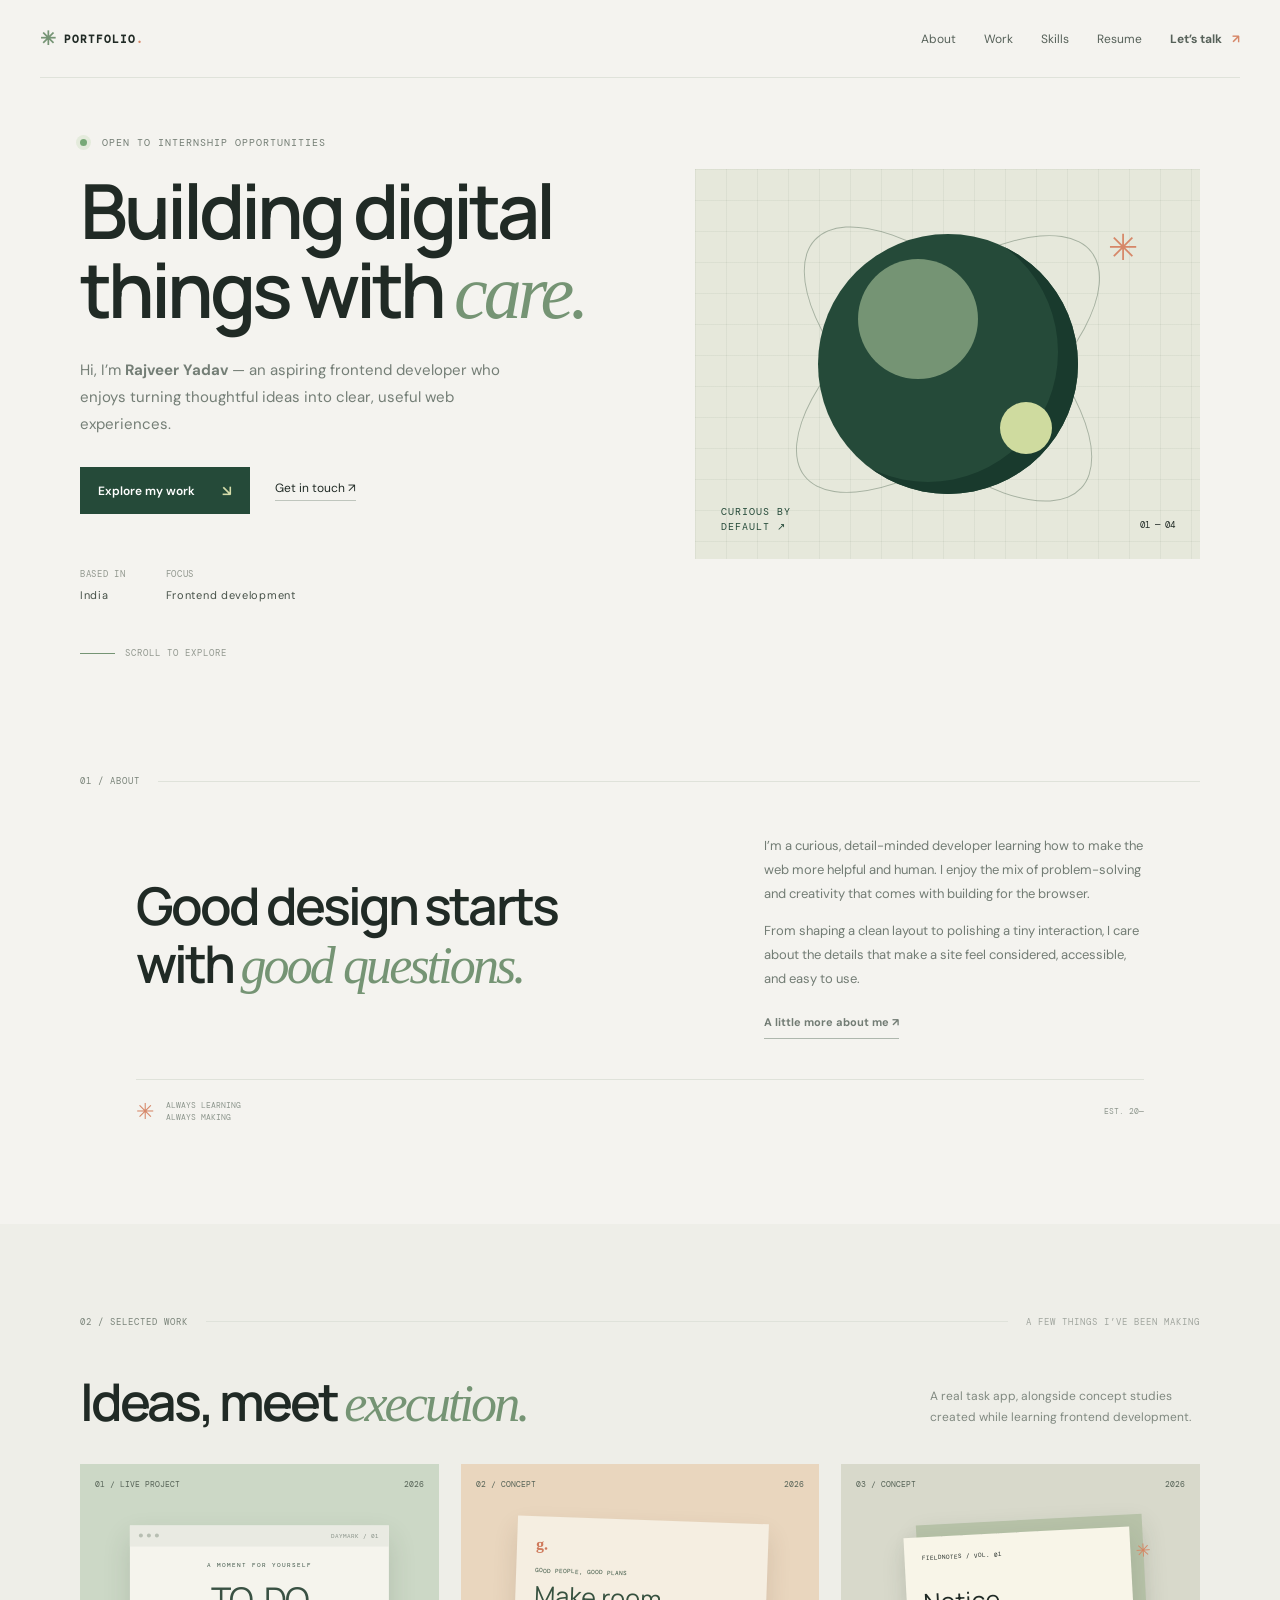
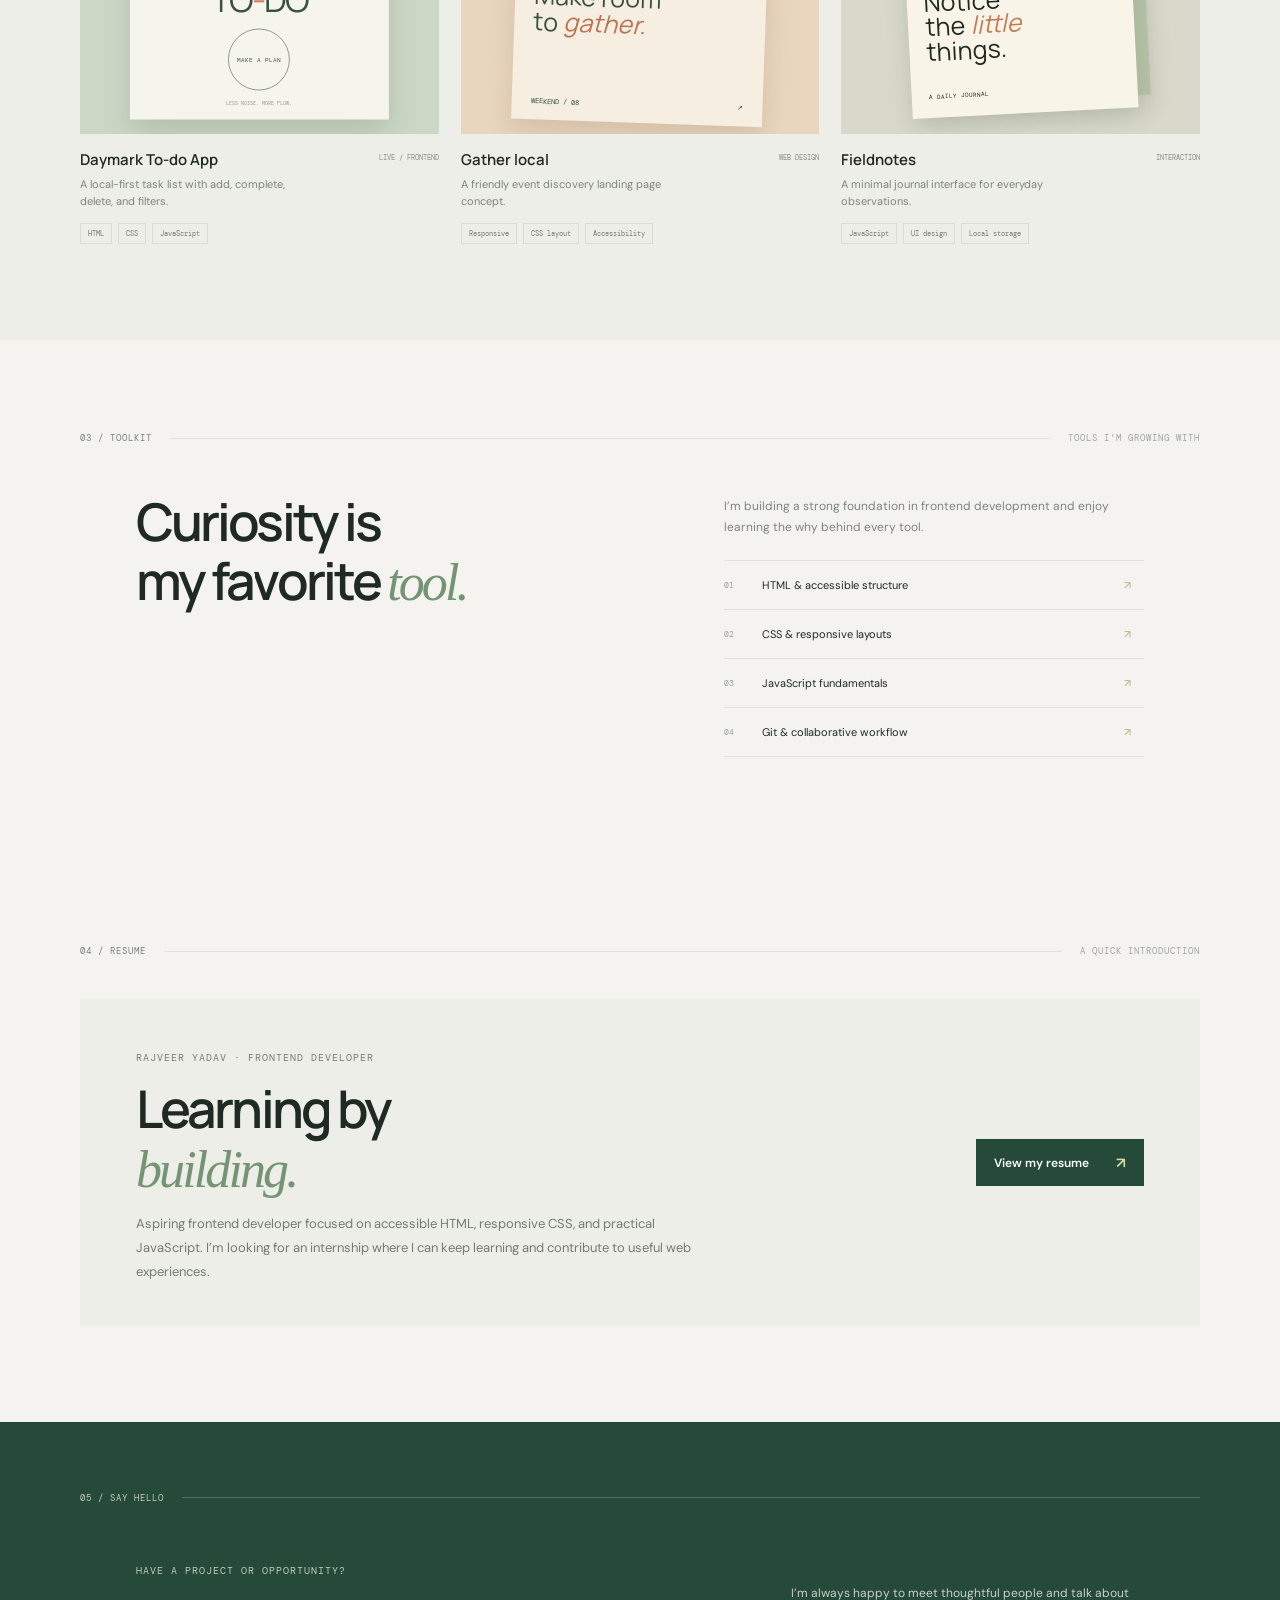
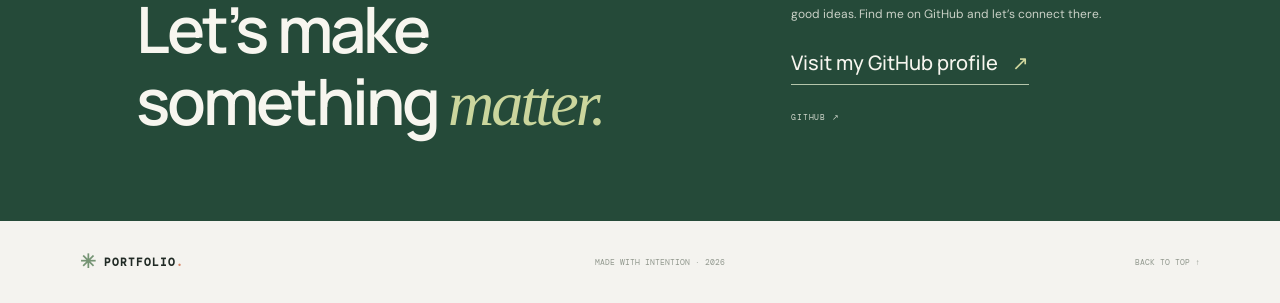
<file: index.html>
<!doctype html>
<html lang="en">
<head>
  <meta charset="utf-8">
  <meta name="viewport" content="width=device-width, initial-scale=1">
  <meta name="theme-color" content="#f4f3ef">
  <meta name="description" content="Rajveer Yadav's frontend development portfolio, selected projects, skills, and resume.">
  <title>Rajveer Yadav — Frontend Developer</title>
  <link rel="preconnect" href="https://fonts.googleapis.com">
  <link rel="preconnect" href="https://fonts.gstatic.com" crossorigin>
  <link href="https://fonts.googleapis.com/css2?family=DM+Mono:wght@400;500&family=DM+Sans:wght@400;500;600;700&family=Manrope:wght@400;500;600;700;800&display=swap" rel="stylesheet">
  <link rel="stylesheet" href="style.css">
  <script src="script.js" defer></script>
</head>
<body>
  <header class="site-header">
    <a class="wordmark" href="#home" aria-label="Portfolio home"><span class="wordmark-icon">✳</span> PORTFOLIO<span class="wordmark-dot">.</span></a>
    <button class="menu-toggle" aria-label="Open navigation" aria-expanded="false" aria-controls="site-nav"><span></span><span></span></button>
    <nav class="site-nav" id="site-nav" aria-label="Main navigation">
      <a href="#about">About</a><a href="#work">Work</a><a href="#skills">Skills</a><a href="#resume">Resume</a><a href="#contact" class="nav-contact">Let’s talk <span aria-hidden="true">↗</span></a>
    </nav>
  </header>
  <main>
    <section class="hero section-wrap" id="home">
      <div class="hero-copy">
        <p class="eyebrow"><span class="availability-dot"></span> OPEN TO INTERNSHIP OPPORTUNITIES</p>
        <h1>Building digital<br>things with <em>care.</em></h1>
        <p class="hero-intro">Hi, I’m <strong>Rajveer Yadav</strong> — an aspiring frontend developer who enjoys turning thoughtful ideas into clear, useful web experiences.</p>
        <div class="hero-actions"><a class="button button-dark" href="#work">Explore my work <span aria-hidden="true">↘</span></a><a class="text-link" href="#contact">Get in touch <span aria-hidden="true">↗</span></a></div>
        <div class="hero-meta"><span>BASED IN <strong>India</strong></span><span>FOCUS <strong>Frontend development</strong></span></div>
      </div>
      <div class="hero-art" aria-label="Abstract green and cream geometric illustration" role="img"><div class="art-grid"></div><div class="art-orbit orbit-one"></div><div class="art-orbit orbit-two"></div><div class="art-disc"></div><div class="art-sun">✳</div><div class="art-caption">CURIOUS BY<br>DEFAULT <span>↗</span></div><div class="art-index">01 — 04</div></div>
      <a class="scroll-note" href="#about"><span class="scroll-line"></span> SCROLL TO EXPLORE</a>
    </section>
    <section class="about section-wrap section-pad" id="about">
      <div class="section-label"><span>01 / ABOUT</span><span class="label-rule"></span></div>
      <div class="about-content"><h2>Good design starts<br>with <em>good questions.</em></h2><div class="about-text"><p>I’m a curious, detail-minded developer learning how to make the web more helpful and human. I enjoy the mix of problem-solving and creativity that comes with building for the browser.</p><p>From shaping a clean layout to polishing a tiny interaction, I care about the details that make a site feel considered, accessible, and easy to use.</p><a href="#contact" class="underlined-link">A little more about me <span>↗</span></a></div></div>
      <div class="about-note"><span class="note-star">✳</span><span>ALWAYS LEARNING<br>ALWAYS MAKING</span><span class="note-year">EST. 20—</span></div>
    </section>
    <section class="work-section section-pad" id="work"><div class="section-wrap">
      <div class="section-label"><span>02 / SELECTED WORK</span><span class="label-rule"></span><span class="section-side-note">A FEW THINGS I’VE BEEN MAKING</span></div>
      <div class="work-heading"><h2>Ideas, meet <em>execution.</em></h2><p>A real task app, alongside concept studies created while learning frontend development.</p></div>
      <div class="project-grid">
        <article class="project-card"><a class="project-visual visual-one" href="https://rajveeryadav2007602-sketch.github.io/internship-task-2-todo-app/" target="_blank" rel="noreferrer" aria-label="Open the Daymark To-do app"><div class="visual-top"><span>01 / LIVE PROJECT</span><span>2026</span></div><div class="focus-window"><div class="focus-window-top"><i></i><i></i><i></i><span>DAYMARK / 01</span></div><div class="focus-main"><div class="focus-label">A MOMENT FOR YOURSELF</div><div class="focus-time">TO<span>‑</span>DO</div><div class="focus-ring"><span>MAKE A PLAN</span></div><div class="focus-bottom">LESS NOISE. MORE FLOW.</div></div></div><span class="visual-arrow">↗</span></a><div class="project-info"><div><h3>Daymark To-do App</h3><p>A local-first task list with add, complete, delete, and filters.</p></div><span class="project-type">LIVE / FRONTEND</span></div><div class="tag-row"><span>HTML</span><span>CSS</span><span>JavaScript</span></div></article>
        <article class="project-card"><a class="project-visual visual-two" href="#contact" aria-label="Discuss the Gather events concept"><div class="visual-top"><span>02 / CONCEPT</span><span>2026</span></div><div class="gather-card"><div class="gather-mark">g.</div><div class="gather-kicker">GOOD PEOPLE, GOOD PLANS</div><div class="gather-title">Make room<br>to <em>gather.</em></div><div class="gather-bottom"><span>WEEKEND / 08</span><span>↗</span></div></div><span class="visual-arrow">↗</span></a><div class="project-info"><div><h3>Gather local</h3><p>A friendly event discovery landing page concept.</p></div><span class="project-type">WEB DESIGN</span></div><div class="tag-row"><span>Responsive</span><span>CSS layout</span><span>Accessibility</span></div></article>
        <article class="project-card"><a class="project-visual visual-three" href="#contact" aria-label="Discuss the Fieldnotes journal concept"><div class="visual-top"><span>03 / CONCEPT</span><span>2026</span></div><div class="notes-stack"><div class="note-card note-back">A COLLECTION OF SMALL THINGS</div><div class="note-card note-front"><span class="note-card-kicker">FIELDNOTES / VOL. 01</span><span class="note-card-title">Notice<br>the <em>little</em><br>things.</span><span class="note-card-foot">A DAILY JOURNAL</span></div><span class="note-spark">✳</span></div><span class="visual-arrow">↗</span></a><div class="project-info"><div><h3>Fieldnotes</h3><p>A minimal journal interface for everyday observations.</p></div><span class="project-type">INTERACTION</span></div><div class="tag-row"><span>JavaScript</span><span>UI design</span><span>Local storage</span></div></article>
      </div>
    </div></section>
    <section class="skills section-wrap section-pad" id="skills">
      <div class="section-label"><span>03 / TOOLKIT</span><span class="label-rule"></span><span class="section-side-note">TOOLS I’M GROWING WITH</span></div>
      <div class="skills-layout"><h2>Curiosity is<br>my favorite <em>tool.</em></h2><div class="skills-content"><p>I’m building a strong foundation in frontend development and enjoy learning the why behind every tool.</p><div class="skill-list"><div><span class="skill-num">01</span><span>HTML & accessible structure</span><span class="skill-symbol">↗</span></div><div><span class="skill-num">02</span><span>CSS & responsive layouts</span><span class="skill-symbol">↗</span></div><div><span class="skill-num">03</span><span>JavaScript fundamentals</span><span class="skill-symbol">↗</span></div><div><span class="skill-num">04</span><span>Git & collaborative workflow</span><span class="skill-symbol">↗</span></div></div></div></div>
    </section>
    <section class="resume-section section-wrap section-pad" id="resume"><div class="section-label"><span>04 / RESUME</span><span class="label-rule"></span><span class="section-side-note">A QUICK INTRODUCTION</span></div><div class="resume-card"><div><p class="eyebrow">RAJVEER YADAV · FRONTEND DEVELOPER</p><h2>Learning by<br><em>building.</em></h2><p class="resume-copy">Aspiring frontend developer focused on accessible HTML, responsive CSS, and practical JavaScript. I’m looking for an internship where I can keep learning and contribute to useful web experiences.</p></div><a class="button button-dark" href="resume.html">View my resume <span aria-hidden="true">↗</span></a></div></section>
    <section class="contact-section" id="contact"><div class="contact-inner section-wrap"><div class="section-label"><span>05 / SAY HELLO</span><span class="label-rule"></span></div><div class="contact-layout"><div><p class="eyebrow">HAVE A PROJECT OR OPPORTUNITY?</p><h2>Let’s make<br>something <em>matter.</em></h2></div><div class="contact-details"><p>I’m always happy to meet thoughtful people and talk about good ideas. Find me on GitHub and let’s connect there.</p><a class="contact-email" href="https://github.com/rajveeryadav2007602-sketch" target="_blank" rel="noreferrer">Visit my GitHub profile <span>↗</span></a><div class="social-links"><a href="https://github.com/rajveeryadav2007602-sketch" target="_blank" rel="noreferrer">GITHUB ↗</a></div></div></div></div></section>
  </main>
  <footer class="site-footer section-wrap"><a class="wordmark" href="#home"><span class="wordmark-icon">✳</span> PORTFOLIO<span class="wordmark-dot">.</span></a><span>MADE WITH INTENTION · <span id="year">2026</span></span><a class="back-top" href="#home">BACK TO TOP ↑</a></footer>
</body>
</html>
</file>
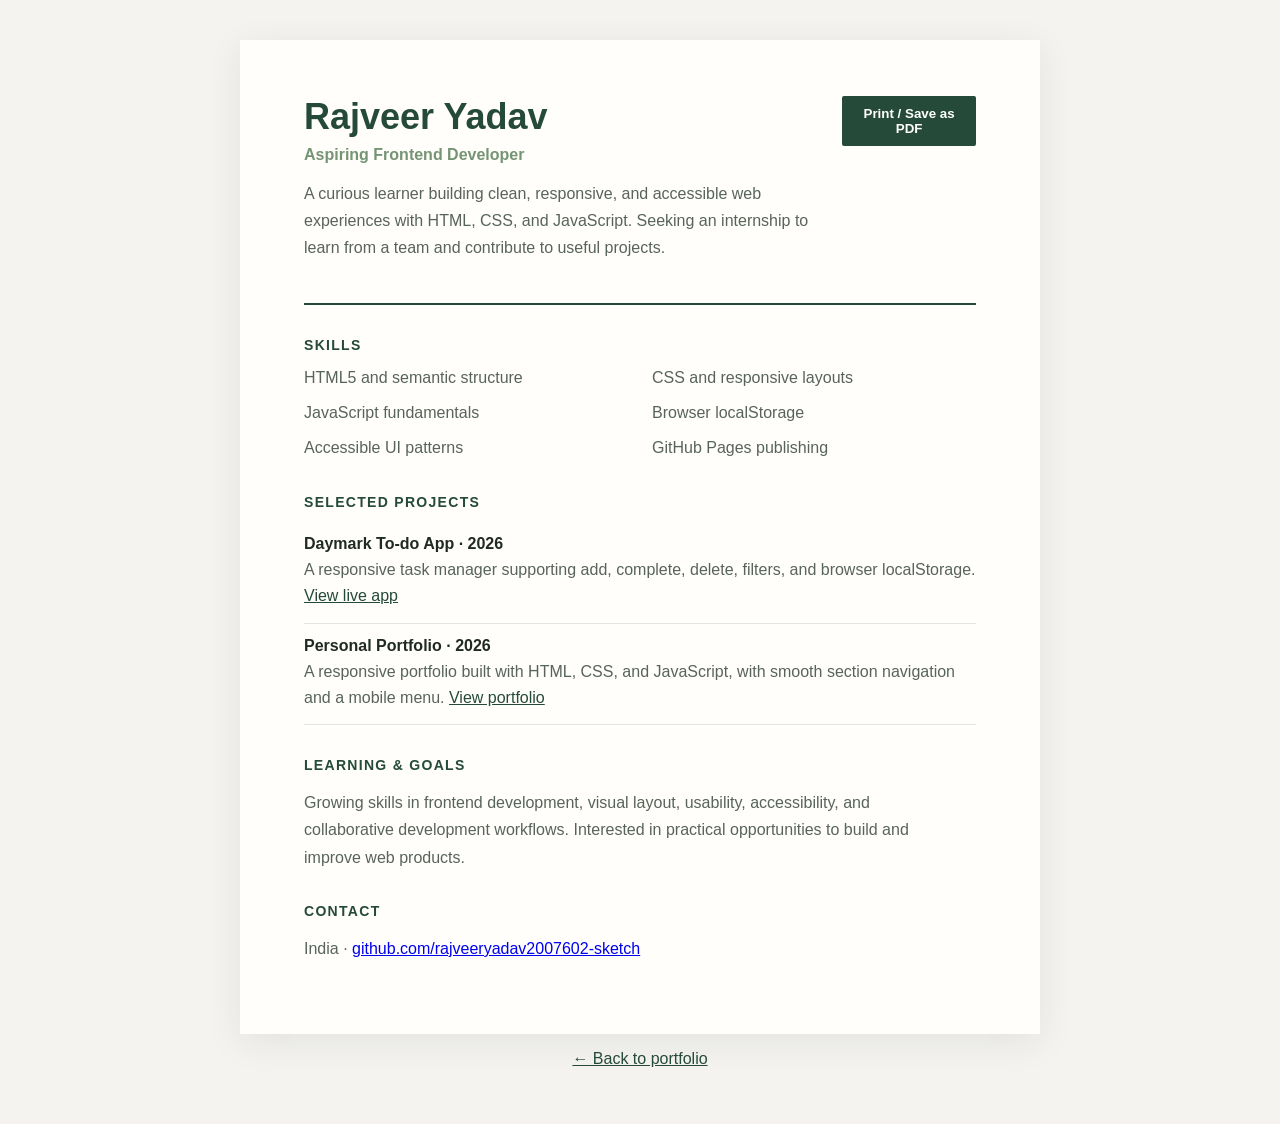
<file: resume.html>
<!doctype html>
<html lang="en"><head><meta charset="utf-8"><meta name="viewport" content="width=device-width, initial-scale=1"><meta name="theme-color" content="#f4f3ef"><title>Resume — Rajveer Yadav</title><style>:root{font-family:Arial,sans-serif;color:#202a25;background:#f4f3ef}*{box-sizing:border-box}body{margin:0;padding:40px 18px}.resume{max-width:800px;margin:auto;padding:56px 64px;background:#fffefa;box-shadow:0 8px 34px #202a2514}.top{display:flex;justify-content:space-between;align-items:flex-start;border-bottom:2px solid #254a39;padding-bottom:25px}h1{margin:0;color:#254a39;font-size:36px}h2{margin:32px 0 12px;color:#254a39;font-size:14px;letter-spacing:1.3px;text-transform:uppercase}.role{margin:8px 0;color:#759474;font-weight:bold}.intro{max-width:630px;color:#58645b;line-height:1.7}.skills{display:grid;grid-template-columns:1fr 1fr;gap:9px 24px}.skills p,.project p{margin:0;color:#58645b;line-height:1.65}.project{padding:13px 0;border-bottom:1px solid #e3e6df}.project strong{display:block;margin-bottom:4px}.project a{color:#254a39}.button{padding:10px 15px;background:#254a39;color:white;border:0;border-radius:2px;font-weight:bold;cursor:pointer}.back{display:block;max-width:800px;margin:16px auto;text-align:center;color:#254a39}.back a{color:inherit}@media(max-width:560px){body{padding:14px}.resume{padding:30px 22px}.top{gap:14px}h1{font-size:28px}.skills{grid-template-columns:1fr}}@media print{body{padding:0;background:white}.resume{max-width:none;padding:20mm 17mm;box-shadow:none}.button,.back{display:none}h2{break-after:avoid}.project{break-inside:avoid}}</style></head>
<body><main class="resume"><header class="top"><div><h1>Rajveer Yadav</h1><p class="role">Aspiring Frontend Developer</p><p class="intro">A curious learner building clean, responsive, and accessible web experiences with HTML, CSS, and JavaScript. Seeking an internship to learn from a team and contribute to useful projects.</p></div><button class="button" onclick="window.print()">Print / Save as PDF</button></header>
<section><h2>Skills</h2><div class="skills"><p>HTML5 and semantic structure</p><p>CSS and responsive layouts</p><p>JavaScript fundamentals</p><p>Browser localStorage</p><p>Accessible UI patterns</p><p>GitHub Pages publishing</p></div></section>
<section><h2>Selected Projects</h2><article class="project"><strong>Daymark To-do App · 2026</strong><p>A responsive task manager supporting add, complete, delete, filters, and browser localStorage. <a href="https://rajveeryadav2007602-sketch.github.io/internship-task-2-todo-app/">View live app</a></p></article><article class="project"><strong>Personal Portfolio · 2026</strong><p>A responsive portfolio built with HTML, CSS, and JavaScript, with smooth section navigation and a mobile menu. <a href="https://rajveeryadav2007602-sketch.github.io/internship-task-3-portfolio/">View portfolio</a></p></article></section>
<section><h2>Learning & Goals</h2><p class="intro">Growing skills in frontend development, visual layout, usability, accessibility, and collaborative development workflows. Interested in practical opportunities to build and improve web products.</p></section>
<section><h2>Contact</h2><p class="intro">India · <a href="https://github.com/rajveeryadav2007602-sketch">github.com/rajveeryadav2007602-sketch</a></p></section></main><p class="back"><a href="index.html">← Back to portfolio</a></p></body></html>
</file>
<file: style.css>
:root{--ink:#202a25;--forest:#254a39;--leaf:#759474;--cream:#f4f3ef;--paper:#fffefa;--rule:#dfe2da;--coral:#d68768;font-family:"DM Sans",sans-serif;scroll-behavior:smooth;scroll-padding-top:84px}*{box-sizing:border-box}body{margin:0;background:var(--cream);color:var(--ink)}a{color:inherit}.section-wrap{width:min(1120px,calc(100% - 80px));margin-inline:auto}.site-header{height:78px;width:min(1320px,calc(100% - 80px));margin:auto;display:flex;align-items:center;justify-content:space-between;border-bottom:1px solid var(--rule)}.wordmark{text-decoration:none;font:700 11px "DM Mono",monospace;letter-spacing:1px;display:flex;align-items:center;gap:7px}.wordmark-icon{font-size:19px;color:var(--leaf)}.wordmark-dot{color:var(--coral);margin-left:-7px}.site-nav{display:flex;align-items:center;gap:28px}.site-nav a{text-decoration:none;color:#566159;font-size:12px}.site-nav a:hover,.text-link:hover{color:var(--forest)}.site-nav .nav-contact{font-weight:700}.nav-contact span{margin-left:7px;color:var(--coral)}.menu-toggle{display:none}.hero{min-height:605px;position:relative;display:grid;grid-template-columns:1.06fr .94fr;align-items:center;gap:46px;padding:42px 0 75px}.eyebrow{font:10px "DM Mono",monospace;letter-spacing:1px;color:#747e75}.availability-dot{width:7px;height:7px;display:inline-block;margin-right:8px;border-radius:50%;background:#77a977;box-shadow:0 0 0 4px #e4ebdc}.hero h1{margin:22px 0 0;font:600 clamp(46px,6.4vw,76px)/1.04 "Manrope",sans-serif;letter-spacing:-4px}.hero h1 em,.about h2 em,.work-heading h2 em,.skills h2 em,.contact-layout h2 em,.resume-card h2 em{font-family:Georgia,serif;font-weight:400;color:var(--leaf)}.hero-intro{max-width:440px;margin:25px 0 0;color:#747e76;font-size:15px;line-height:1.8}.hero-actions{display:flex;align-items:center;gap:25px;margin-top:29px}.button{min-height:47px;display:inline-flex;align-items:center;gap:27px;padding:0 18px;text-decoration:none;font-size:12px;font-weight:600;transition:transform .2s,background .2s}.button:hover{transform:translateY(-2px)}.button-dark{background:var(--forest);color:white}.button-dark:hover{background:#1b382b}.button-dark span{font-size:15px;color:#d5dcaa}.text-link{font-size:12px;text-decoration:none;border-bottom:1px solid #bfc5bd;padding-bottom:4px}.hero-meta{display:flex;gap:40px;margin-top:54px;font:9px "DM Mono",monospace;letter-spacing:.7px;color:#92988f}.hero-meta strong{display:block;margin-top:8px;color:#465148;font:11px "DM Sans",sans-serif}.hero-art{height:390px;position:relative;overflow:hidden;background:#e6e8db}.art-grid{position:absolute;inset:0;background-image:linear-gradient(#52664f12 1px,transparent 1px),linear-gradient(90deg,#52664f12 1px,transparent 1px);background-size:31px 31px}.art-disc{position:absolute;width:260px;height:260px;left:50%;top:50%;transform:translate(-50%,-50%);border-radius:50%;background:var(--forest);box-shadow:inset -20px -12px 0 #193a2d}.art-disc:before{content:"";position:absolute;width:120px;height:120px;left:40px;top:25px;border-radius:50%;background:#759474}.art-disc:after{content:"";position:absolute;width:52px;height:52px;right:26px;bottom:40px;border-radius:50%;background:#cfdb9f}.art-orbit{position:absolute;left:50%;top:50%;width:365px;height:160px;border:1px solid #70816f8a;border-radius:50%}.orbit-one{transform:translate(-50%,-50%) rotate(-38deg)}.orbit-two{transform:translate(-50%,-50%) rotate(43deg)}.art-sun{position:absolute;top:55px;right:62px;color:var(--coral);font-size:36px}.art-caption{position:absolute;left:26px;bottom:25px;font:10px/1.5 "DM Mono",monospace;letter-spacing:1px;color:var(--forest)}.art-index{position:absolute;right:25px;bottom:28px;font:9px "DM Mono",monospace}.scroll-note{position:absolute;bottom:24px;display:flex;gap:10px;align-items:center;text-decoration:none;font:9px "DM Mono",monospace;letter-spacing:1px;color:#92988f}.scroll-line{height:1px;width:35px;background:var(--leaf)}.section-pad{padding-top:92px;padding-bottom:96px}.section-label{display:flex;align-items:center;gap:18px;font:9px "DM Mono",monospace;letter-spacing:1px;color:#798379}.label-rule{height:1px;flex:1;background:var(--rule)}.section-side-note{color:#a1a69f}.about-content{display:grid;grid-template-columns:1fr .75fr;gap:12%;align-items:center;padding:47px 5% 40px}.about h2,.work-heading h2,.skills h2,.contact-layout h2{margin:0;font:600 clamp(36px,4.2vw,52px)/1.13 "Manrope",sans-serif;letter-spacing:-2.9px}.about-text{font-size:13px;line-height:1.85;color:#727c74}.about-text p{margin:0 0 13px}.underlined-link{display:inline-block;margin-top:8px;padding-bottom:5px;border-bottom:1px solid #aeb7ad;text-decoration:none;font-size:11px;font-weight:700}.about-note{display:flex;align-items:center;gap:12px;margin:0 5%;padding-top:15px;border-top:1px solid var(--rule);font:8px/1.5 "DM Mono",monospace;color:#8e978e}.note-star{font-size:22px;color:var(--coral)}.note-year{margin-left:auto}.work-section{background:#eeeee8}.work-heading{display:flex;align-items:end;justify-content:space-between;gap:35px;padding:45px 0 31px}.work-heading p{max-width:270px;margin:0 0 5px;color:#808980;font-size:12px;line-height:1.75}.project-grid{display:grid;grid-template-columns:repeat(3,1fr);gap:22px}.project-visual{height:270px;display:block;position:relative;overflow:hidden;text-decoration:none}.visual-one{background:#ccd8c6}.visual-two{background:#e9d6be}.visual-three{background:#d8d9cb}.visual-top{position:absolute;z-index:2;top:15px;left:15px;right:15px;display:flex;justify-content:space-between;font:8px "DM Mono",monospace;color:#566357}.focus-window{position:absolute;left:50%;top:55%;width:72%;height:72%;transform:translate(-50%,-45%);background:#f5f4ed;box-shadow:0 12px 26px #2b3d2b28}.focus-window-top{height:21px;display:flex;align-items:center;gap:4px;padding:0 9px;background:#e9eae2}.focus-window-top i{width:4px;height:4px;border-radius:50%;background:#b7beb2}.focus-window-top span{margin-left:auto;font:6px "DM Mono",monospace;color:#879187}.focus-main{height:calc(100% - 21px);display:flex;flex-direction:column;align-items:center;justify-content:center;color:#395143}.focus-label{font:6px "DM Mono",monospace;letter-spacing:1px}.focus-time{margin:7px 0;font:34px "Manrope",sans-serif;letter-spacing:-2px}.focus-time span{color:#d18064}.focus-ring{width:62px;height:62px;border:1px solid #8b9e86;border-radius:50%;display:grid;place-items:center;font:6px "DM Mono",monospace}.focus-bottom{margin-top:9px;font:5px "DM Mono",monospace;color:#909b8f}.gather-card{position:absolute;left:50%;top:53%;width:70%;height:75%;transform:translate(-50%,-43%) rotate(2deg);background:#f5eee1;padding:19px;color:#36513f;box-shadow:0 12px 25px #573a2124}.gather-mark{font:700 16px Georgia;color:#cf795b}.gather-kicker{margin-top:13px;font:6px "DM Mono",monospace}.gather-title{margin-top:8px;font:25px/1.02 "Manrope",sans-serif}.gather-title em{color:#bd7252}.gather-bottom{position:absolute;left:19px;right:19px;bottom:14px;display:flex;justify-content:space-between;font:7px "DM Mono",monospace}.notes-stack{position:absolute;width:63%;height:67%;left:50%;top:54%;transform:translate(-50%,-43%) rotate(-3deg)}.note-card{position:absolute;width:100%;height:100%;box-shadow:0 10px 25px #273a2b20}.note-back{top:-12px;left:13px;background:#b7c2a8;padding:11px;font:6px "DM Mono",monospace}.note-front{padding:17px;background:#f8f5e8;display:flex;flex-direction:column}.note-card-kicker,.note-card-foot{font:6px "DM Mono",monospace}.note-card-title{margin:auto 0;font:25px/.98 "Manrope",sans-serif}.note-card-title em{color:#c47b58}.note-spark{position:absolute;top:13px;right:-20px;color:#d78461;font-size:18px}.visual-arrow{position:absolute;right:13px;bottom:12px;width:26px;height:26px;display:grid;place-items:center;background:#fffefa;color:var(--forest);opacity:0;transition:.2s}.project-visual:hover .visual-arrow,.project-visual:focus-visible .visual-arrow{opacity:1}.project-info{display:flex;justify-content:space-between;gap:12px;padding-top:15px}.project-info h3{margin:0;font:600 15px "Manrope",sans-serif}.project-info p{max-width:230px;margin:6px 0 0;color:#7d867e;font-size:11px;line-height:1.55}.project-type{padding-top:4px;white-space:nowrap;font:7px "DM Mono",monospace;color:#889187}.tag-row{display:flex;gap:6px;margin-top:13px}.tag-row span{padding:5px 7px;border:1px solid #d8dcd3;font:7px "DM Mono",monospace;color:#737d73}.skills-layout{display:grid;grid-template-columns:1fr .9fr;gap:12%;padding:49px 5% 0}.skills-content>p{margin:3px 0 23px;color:#7d867e;font-size:12px;line-height:1.7}.skill-list{border-top:1px solid var(--rule)}.skill-list>div{min-height:49px;display:grid;grid-template-columns:38px 1fr 20px;align-items:center;border-bottom:1px solid var(--rule);font-size:11px}.skill-num{font:8px "DM Mono",monospace;color:#9aa197}.skill-symbol{color:#a8b47e}.resume-card{display:flex;align-items:center;justify-content:space-between;gap:40px;margin-top:42px;padding:42px 5%;background:#eeeee8}.resume-card h2{margin:16px 0 12px;font:600 clamp(38px,4.2vw,52px)/1.13 "Manrope",sans-serif;letter-spacing:-2.9px}.resume-copy{max-width:560px;margin:0;color:#727c74;font-size:13px;line-height:1.85}.resume-card .button{flex:none}.contact-section{padding:70px 0 80px;background:var(--forest);color:#f7f6ef}.contact-section .section-label{color:#c5ceb8}.contact-section .label-rule{background:#ffffff35}.contact-layout{display:grid;grid-template-columns:1fr .7fr;gap:15%;padding:50px 5% 0}.contact-layout .eyebrow{color:#bfccb9}.contact-layout h2{margin-top:16px;font-size:clamp(43px,5.2vw,64px)}.contact-layout h2 em{color:#cbd69d}.contact-details{padding-top:29px}.contact-details>p{max-width:340px;margin:0 0 23px;color:#cad1c7;font-size:12px;line-height:1.8}.contact-email{display:inline-block;padding-bottom:8px;border-bottom:1px solid #b5c6ab;text-decoration:none;font:500 clamp(14px,2vw,20px) "Manrope",sans-serif}.contact-email span{margin-left:10px;color:#d1d89e}.social-links{display:flex;gap:22px;margin-top:27px}.social-links a{color:#d0d7cc;text-decoration:none;font:8px "DM Mono",monospace;letter-spacing:.8px}.site-footer{height:82px;display:flex;align-items:center;justify-content:space-between}.site-footer>span,.back-top{font:8px "DM Mono",monospace;color:#92998f}.back-top{text-decoration:none}a:focus-visible,button:focus-visible{outline:3px solid #b8d28f;outline-offset:4px}
@media(max-width:760px){.section-wrap{width:calc(100% - 42px)}.site-header{width:calc(100% - 42px);height:68px}.site-nav{gap:16px}.hero{min-height:0;grid-template-columns:1fr .8fr;gap:25px;padding:62px 0 83px}.hero h1{font-size:clamp(45px,8vw,64px);letter-spacing:-3px}.hero-art{height:330px}.hero-meta{gap:22px}.about-content{gap:7%;padding-inline:1%}.project-grid{gap:13px}.project-visual{height:225px}.focus-time{font-size:27px}.gather-title,.note-card-title{font-size:21px}.gather-card{padding:14px}.gather-bottom{left:14px;right:14px}.skills-layout{gap:7%;padding-inline:1%}.contact-layout{gap:8%;padding-inline:1%}}
@media(max-width:560px){:root{scroll-padding-top:65px}.section-wrap{width:calc(100% - 36px)}.site-header{width:calc(100% - 36px);height:64px;position:relative}.menu-toggle{width:36px;height:36px;display:flex;flex-direction:column;justify-content:center;align-items:center;gap:5px;border:1px solid var(--rule);background:transparent}.menu-toggle span{width:13px;height:1px;background:var(--ink)}.site-nav{position:absolute;z-index:5;top:63px;left:-18px;right:-18px;display:none;flex-direction:column;align-items:stretch;gap:0;padding:8px 18px 14px;background:var(--cream);border-bottom:1px solid var(--rule)}.site-nav.is-open{display:flex}.site-nav a{padding:13px 0;border-bottom:1px solid var(--rule)}.site-nav a:last-child{border:0}.hero{grid-template-columns:1fr;gap:32px;padding:53px 0 68px}.hero h1{font-size:56px}.hero-intro{font-size:14px}.hero-meta{margin-top:35px}.hero-art{height:310px}.scroll-note{bottom:22px}.section-pad{padding-top:68px;padding-bottom:71px}.section-label{gap:11px;font-size:8px}.section-side-note{font-size:7px}.about-content{grid-template-columns:1fr;gap:24px;padding:38px 0 30px}.about h2,.work-heading h2,.skills h2{font-size:39px}.about-note{margin-inline:0}.work-heading{align-items:start;flex-direction:column;gap:14px;padding-top:36px}.work-heading p{max-width:320px}.project-grid{grid-template-columns:1fr;gap:30px}.project-visual{height:280px}.project-info p{max-width:260px}.visual-arrow{opacity:1}.skills-layout{grid-template-columns:1fr;gap:25px;padding:37px 0 0}.resume-card{align-items:flex-start;flex-direction:column;padding:30px 7%;gap:24px}.resume-copy{font-size:12px}.contact-section{padding:55px 0 58px}.contact-layout{grid-template-columns:1fr;gap:10px;padding:39px 0 0}.contact-layout h2{font-size:49px}.contact-details{padding-top:12px}.site-footer{width:calc(100% - 36px);height:76px}.site-footer>span,.back-top{font-size:7px}}
@media(prefers-reduced-motion:reduce){:root{scroll-behavior:auto}*,*::before,*::after{scroll-behavior:auto!important;animation-duration:.01ms!important;transition-duration:.01ms!important}}
</file>
